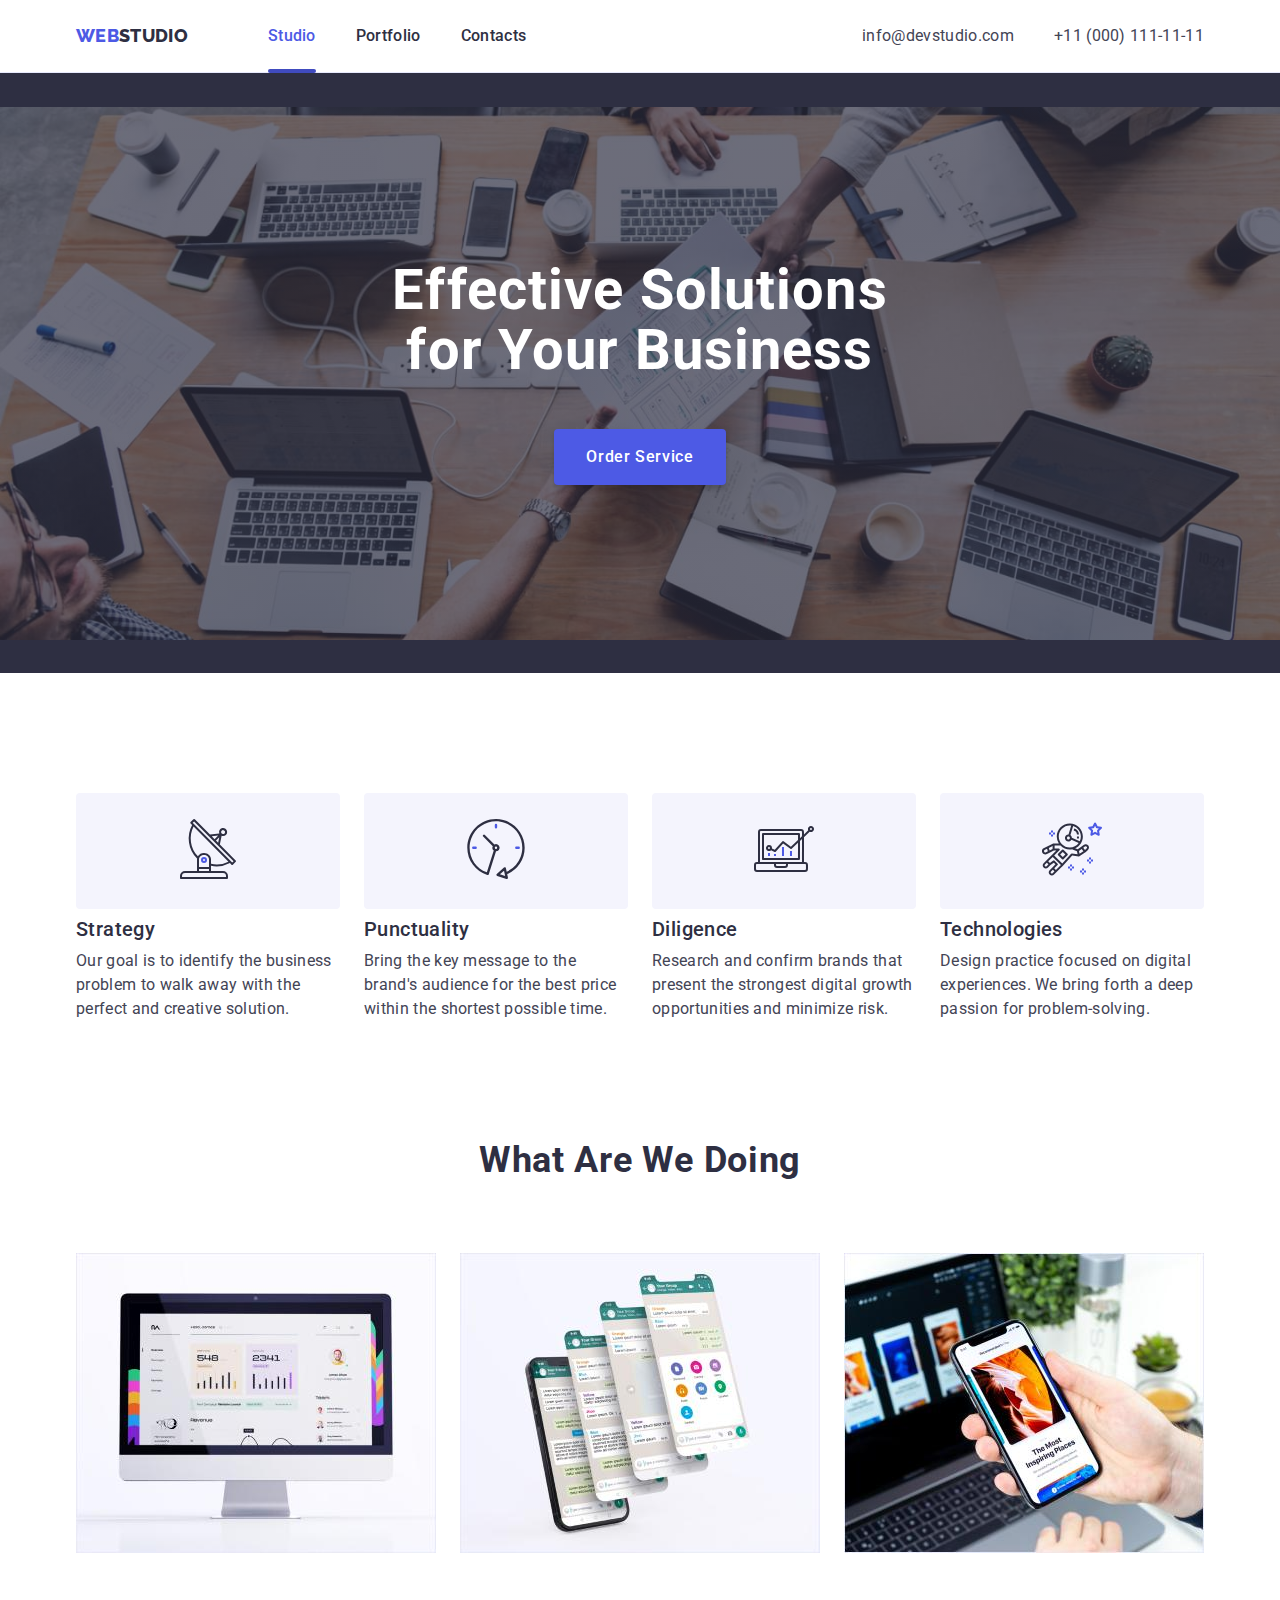
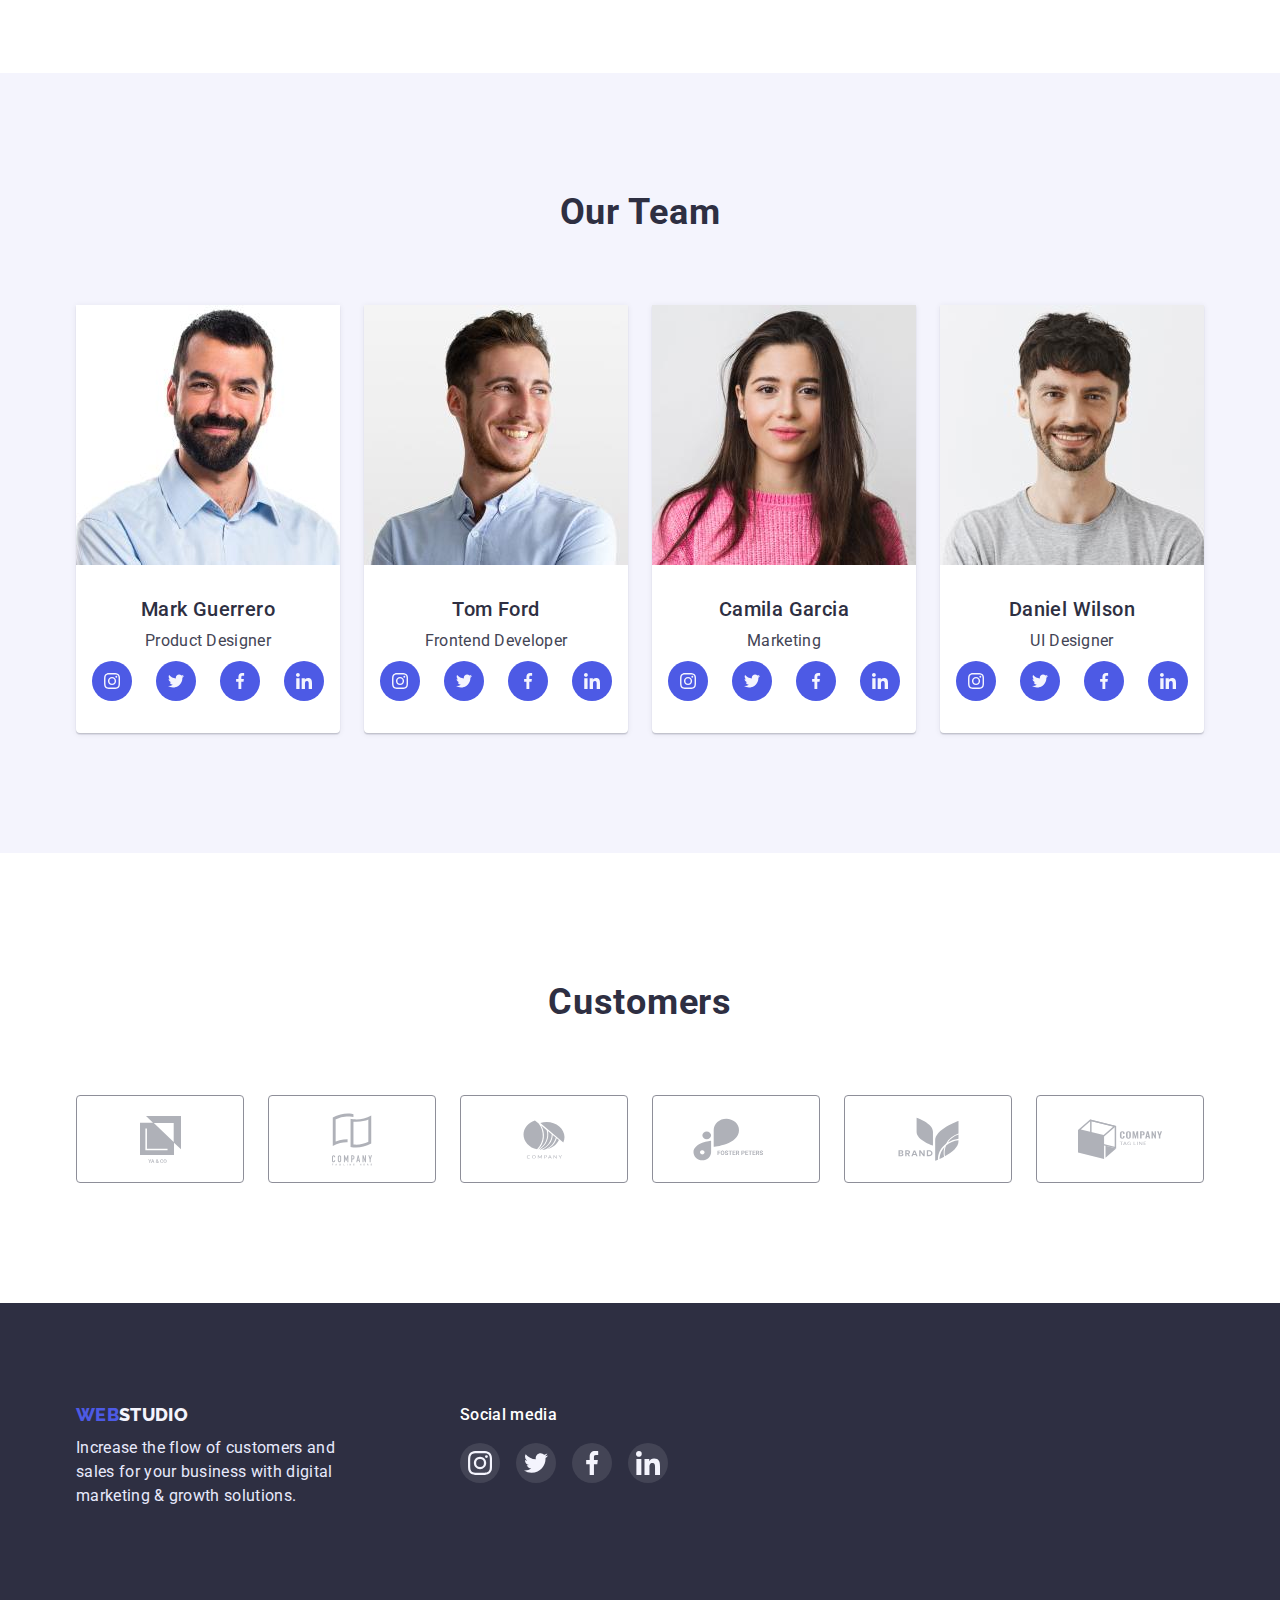
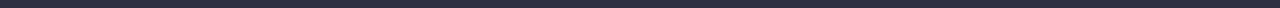
<file: index.html>
<!DOCTYPE html>
<html lang="en">
  <head>
    <meta charset="UTF-8" />
    <meta http-equiv="X-UA-Compatible" content="IE=edge" />
    <meta name="viewport" content="width=device-width, initial-scale=1.0" />
    <title>WebStudio</title>
    <link rel="preconnect" href="https://fonts.googleapis.com" />
    <link rel="preconnect" href="https://fonts.gstatic.com" crossorigin />
    <link
      href="https://fonts.googleapis.com/css2?family=Raleway:wght@800&family=Roboto:wght@400;500;700;900&display=swap"
      rel="stylesheet"
    />
    <link
      rel="stylesheet"
      href="https://cdnjs.cloudflare.com/ajax/libs/modern-normalize/1.1.0/modern-normalize.min.css"
    />
    <link rel="stylesheet" href="./css/styles.css" />
  </head>

  <body>
    <header class="header">
      <div class="container flex-container">
        <nav class="nav-bar">
          <a class="link" href="./index.html">
            <span class="logo logo-accent">Web</span
            ><span class="logo">Studio</span>
          </a>
          <ul class="nav-list list">
            <li class="item">
              <a class="link current" href="./index.html">Studio</a>
            </li>
            <li class="item">
              <a class="link" href="./portfolio.html">Portfolio</a>
            </li>
            <li class="item"><a class="link" href="">Contacts</a></li>
          </ul>
        </nav>
        <address class="contacts">
          <ul class="contact-list list">
            <li class="item">
              <a class="link" href="mailto:info@devstudio.com"
                >info@devstudio.com</a
              >
            </li>
            <li class="item">
              <a class="link" href="tel:+110001111111">+11 (000) 111-11-11</a>
            </li>
          </ul>
        </address>
      </div>
    </header>
    <main>
      <section class="hero">
        <div class="overlay">
          <h1 class="title">Effective Solutions<br />for Your Business</h1>
          <button data-modal-open class="button" type="button">
            Order Service
          </button>
        </div>
      </section>

      <section class="section">
        <div class="container">
          <h2 class="hidden">features</h2>
          <ul class="features-list list">
            <li class="item">
              <div class="content">
                <div class="thumb">
                  <svg width="60px" height="64px">
                    <use href="./images/sprite.svg#icon-antenna"></use>
                  </svg>
                </div>
                <h3 class="title">Strategy</h3>
                <p class="text">
                  Our goal is to identify the business problem to walk away with
                  the perfect and creative solution.
                </p>
              </div>
            </li>
            <li class="item">
              <div class="content">
                <div class="thumb">
                  <svg width="60px" height="64px">
                    <use href="./images/sprite.svg#icon-clock"></use>
                  </svg>
                </div>
                <h3 class="title">Punctuality</h3>
                <p class="text">
                  Bring the key message to the brand's audience for the best
                  price within the shortest possible time.
                </p>
              </div>
            </li>
            <li class="item">
              <div class="content">
                <div class="thumb">
                  <svg width="60px" height="64px">
                    <use href="./images/sprite.svg#icon-diagram"></use>
                  </svg>
                </div>
                <h3 class="title">Diligence</h3>
                <p class="text">
                  Research and confirm brands that present the strongest digital
                  growth opportunities and minimize risk.
                </p>
              </div>
            </li>
            <li class="item">
              <div class="content">
                <div class="thumb">
                  <svg width="60px" height="64px">
                    <use href="./images/sprite.svg#icon-astronaut"></use>
                  </svg>
                </div>
                <h3 class="title">Technologies</h3>
                <p class="text">
                  Design practice focused on digital experiences. We bring forth
                  a deep passion for problem-solving.
                </p>
              </div>
            </li>
          </ul>
        </div>
      </section>

      <section class="examples-section">
        <div class="container">
          <h2 class="section-title">What are we doing</h2>
          <ul class="examples-list list">
            <li class="item">
              <img
                class="image"
                src="./images/project1.jpg"
                alt="desktop apps"
                width="360"
              />
            </li>
            <li class="item">
              <img
                class="image"
                src="./images/project2.jpg"
                alt="apps for smartphones"
                width="360"
              />
            </li>
            <li class="item">
              <img
                class="image"
                src="./images/project3.jpg"
                alt="design development"
                width="360"
              />
            </li>
          </ul>
        </div>
      </section>

      <section class="section employees-section">
        <div class="container">
          <h2 class="section-title">Our Team</h2>
          <ul class="employee-list list">
            <li class="item">
              <img
                class="image"
                src="./images/employee1.jpg"
                alt="employee Mark Guerrero"
                width="264"
              />
              <div class="wrapper">
                <h3 class="title">Mark Guerrero</h3>
                <p class="description">Product Designer</p>
                <ul class="list icon-list">
                  <li class="item">
                    <a class="icon-link link" href="#">
                      <svg class="icon" width="16px" height="16px">
                        <use href="./images/sprite.svg#icon-instagram"></use>
                      </svg>
                    </a>
                  </li>
                  <li class="item">
                    <a class="icon-link link" href="#">
                      <svg class="icon" width="16px" height="16px">
                        <use href="./images/sprite.svg#icon-twitter"></use>
                      </svg>
                    </a>
                  </li>
                  <li class="item">
                    <a class="icon-link link" href="#">
                      <svg class="icon" width="16px" height="16px">
                        <use href="./images/sprite.svg#icon-facebook"></use>
                      </svg>
                    </a>
                  </li>
                  <li class="item">
                    <a class="icon-link link" href="#">
                      <svg class="icon" width="16px" height="16px">
                        <use href="./images/sprite.svg#icon-linkedin"></use>
                      </svg>
                    </a>
                  </li>
                </ul>
              </div>
            </li>
            <li class="item">
              <img
                class="image"
                src="./images/employee2.jpg"
                alt="employee Tom Ford"
                width="264"
              />
              <div class="wrapper">
                <h3 class="title">Tom Ford</h3>
                <p class="description">Frontend Developer</p>
                <ul class="list icon-list">
                  <li class="item">
                    <a class="icon-link link" href="#">
                      <svg class="icon" width="16px" height="16px">
                        <use href="./images/sprite.svg#icon-instagram"></use>
                      </svg>
                    </a>
                  </li>
                  <li class="item">
                    <a class="icon-link link" href="#">
                      <svg class="icon" width="16px" height="16px">
                        <use href="./images/sprite.svg#icon-twitter"></use>
                      </svg>
                    </a>
                  </li>
                  <li class="item">
                    <a class="icon-link link" href="#">
                      <svg class="icon" width="16px" height="16px">
                        <use href="./images/sprite.svg#icon-facebook"></use>
                      </svg>
                    </a>
                  </li>
                  <li class="item">
                    <a class="icon-link link" href="#">
                      <svg class="icon" width="16px" height="16px">
                        <use href="./images/sprite.svg#icon-linkedin"></use>
                      </svg>
                    </a>
                  </li>
                </ul>
              </div>
            </li>
            <li class="item">
              <img
                class="image"
                src="./images/employee3.jpg"
                alt="employee Camila Garcia"
                width="264"
              />
              <div class="wrapper">
                <h3 class="title">Camila Garcia</h3>
                <p class="description">Marketing</p>
                <ul class="list icon-list">
                  <li class="item">
                    <a class="icon-link link" href="#">
                      <svg class="icon" width="16px" height="16px">
                        <use href="./images/sprite.svg#icon-instagram"></use>
                      </svg>
                    </a>
                  </li>
                  <li class="item">
                    <a class="icon-link link" href="#">
                      <svg class="icon" width="16px" height="16px">
                        <use href="./images/sprite.svg#icon-twitter"></use>
                      </svg>
                    </a>
                  </li>
                  <li class="item">
                    <a class="icon-link link" href="#">
                      <svg class="icon" width="16px" height="16px">
                        <use href="./images/sprite.svg#icon-facebook"></use>
                      </svg>
                    </a>
                  </li>
                  <li class="item">
                    <a class="icon-link link" href="#">
                      <svg class="icon" width="16px" height="16px">
                        <use href="./images/sprite.svg#icon-linkedin"></use>
                      </svg>
                    </a>
                  </li>
                </ul>
              </div>
            </li>
            <li class="item">
              <img
                class="image"
                src="./images/employee4.jpg"
                alt="employee Daniel Wilson"
                width="264"
              />
              <div class="wrapper">
                <h3 class="title">Daniel Wilson</h3>
                <p class="description">UI Designer</p>
                <ul class="list icon-list">
                  <li class="item">
                    <a class="icon-link link" href="#">
                      <svg class="icon" width="16px" height="16px">
                        <use href="./images/sprite.svg#icon-instagram"></use>
                      </svg>
                    </a>
                  </li>
                  <li class="item">
                    <a class="icon-link link" href="#">
                      <svg class="icon" width="16px" height="16px">
                        <use href="./images/sprite.svg#icon-twitter"></use>
                      </svg>
                    </a>
                  </li>
                  <li class="item">
                    <a class="icon-link link" href="#">
                      <svg class="icon" width="16px" height="16px">
                        <use href="./images/sprite.svg#icon-facebook"></use>
                      </svg>
                    </a>
                  </li>
                  <li class="item">
                    <a class="icon-link link" href="#">
                      <svg class="icon" width="16px" height="16px">
                        <use href="./images/sprite.svg#icon-linkedin"></use>
                      </svg>
                    </a>
                  </li>
                </ul>
              </div>
            </li>
          </ul>
        </div>
      </section>
      <section class="section customers-section">
        <div class="container">
          <h2 class="section-title">Customers</h2>
          <ul class="list customers-list">
            <li class="item">
              <a href="#" class="link customer-link">
                <svg class="icon" width="51px" height="47px">
                  <use href="./images/sprite.svg#icon-customer1"></use>
                </svg>
              </a>
            </li>
            <li class="item">
              <a href="#" class="link customer-link">
                <svg class="icon" width="52px" height="55px">
                  <use href="./images/sprite.svg#icon-customer2"></use>
                </svg>
              </a>
            </li>
            <li class="item">
              <a href="#" class="link customer-link">
                <svg class="icon" width="44px" height="41px">
                  <use href="./images/sprite.svg#icon-customer3"></use>
                </svg>
              </a>
            </li>
            <li class="item">
              <a href="#" class="link customer-link">
                <svg class="icon" width="110px" height="85px">
                  <use href="./images/sprite.svg#icon-customer4"></use>
                </svg>
              </a>
            </li>
            <li class="item">
              <a href="#" class="link customer-link">
                <svg class="icon" width="63px" height="60px">
                  <use href="./images/sprite.svg#icon-customer5"></use>
                </svg>
              </a>
            </li>
            <li class="item">
              <a href="#" class="link customer-link">
                <svg class="icon" width="104px" height="84px">
                  <use href="./images/sprite.svg#icon-customer6"></use>
                </svg>
              </a>
            </li>
          </ul>
        </div>
      </section>
    </main>
    <footer class="footer">
      <div class="container flex-container">
        <div class="studio-info">
          <a class="link" href="./index.html">
            <span class="logo logo-accent">Web</span
            ><span class="logo logo-white">Studio</span>
          </a>
          <p class="text">
            Increase the flow of customers and sales for your business with
            digital marketing & growth solutions.
          </p>
        </div>
        <div class="social-links">
          <h2 class="title">Social media</h2>
          <ul class="list icon-list">
            <li class="item">
              <a class="icon-link link" href="#">
                <svg class="icon">
                  <use href="./images/sprite.svg#icon-instagram"></use>
                </svg>
              </a>
            </li>
            <li class="item">
              <a class="icon-link link" href="#">
                <svg class="icon">
                  <use href="./images/sprite.svg#icon-twitter"></use>
                </svg>
              </a>
            </li>
            <li class="item">
              <a class="icon-link link" href="#">
                <svg class="icon">
                  <use href="./images/sprite.svg#icon-facebook"></use>
                </svg>
              </a>
            </li>
            <li class="item">
              <a class="icon-link link" href="#">
                <svg class="icon">
                  <use href="./images/sprite.svg#icon-linkedin"></use>
                </svg>
              </a>
            </li>
          </ul>
        </div>
      </div>
    </footer>
    <div data-modal class="backdrop is-hidden">
      <div class="modal">
        <button data-modal-close class="btn-modal-close">
          <svg class="icon" width="8px" height="8px">
            <use href="./images/sprite.svg#icon-btn-close"></use>
          </svg>
        </button>
      </div>
    </div>
    <script src="./js/modal.js"></script>
  </body>
</html>
</file>
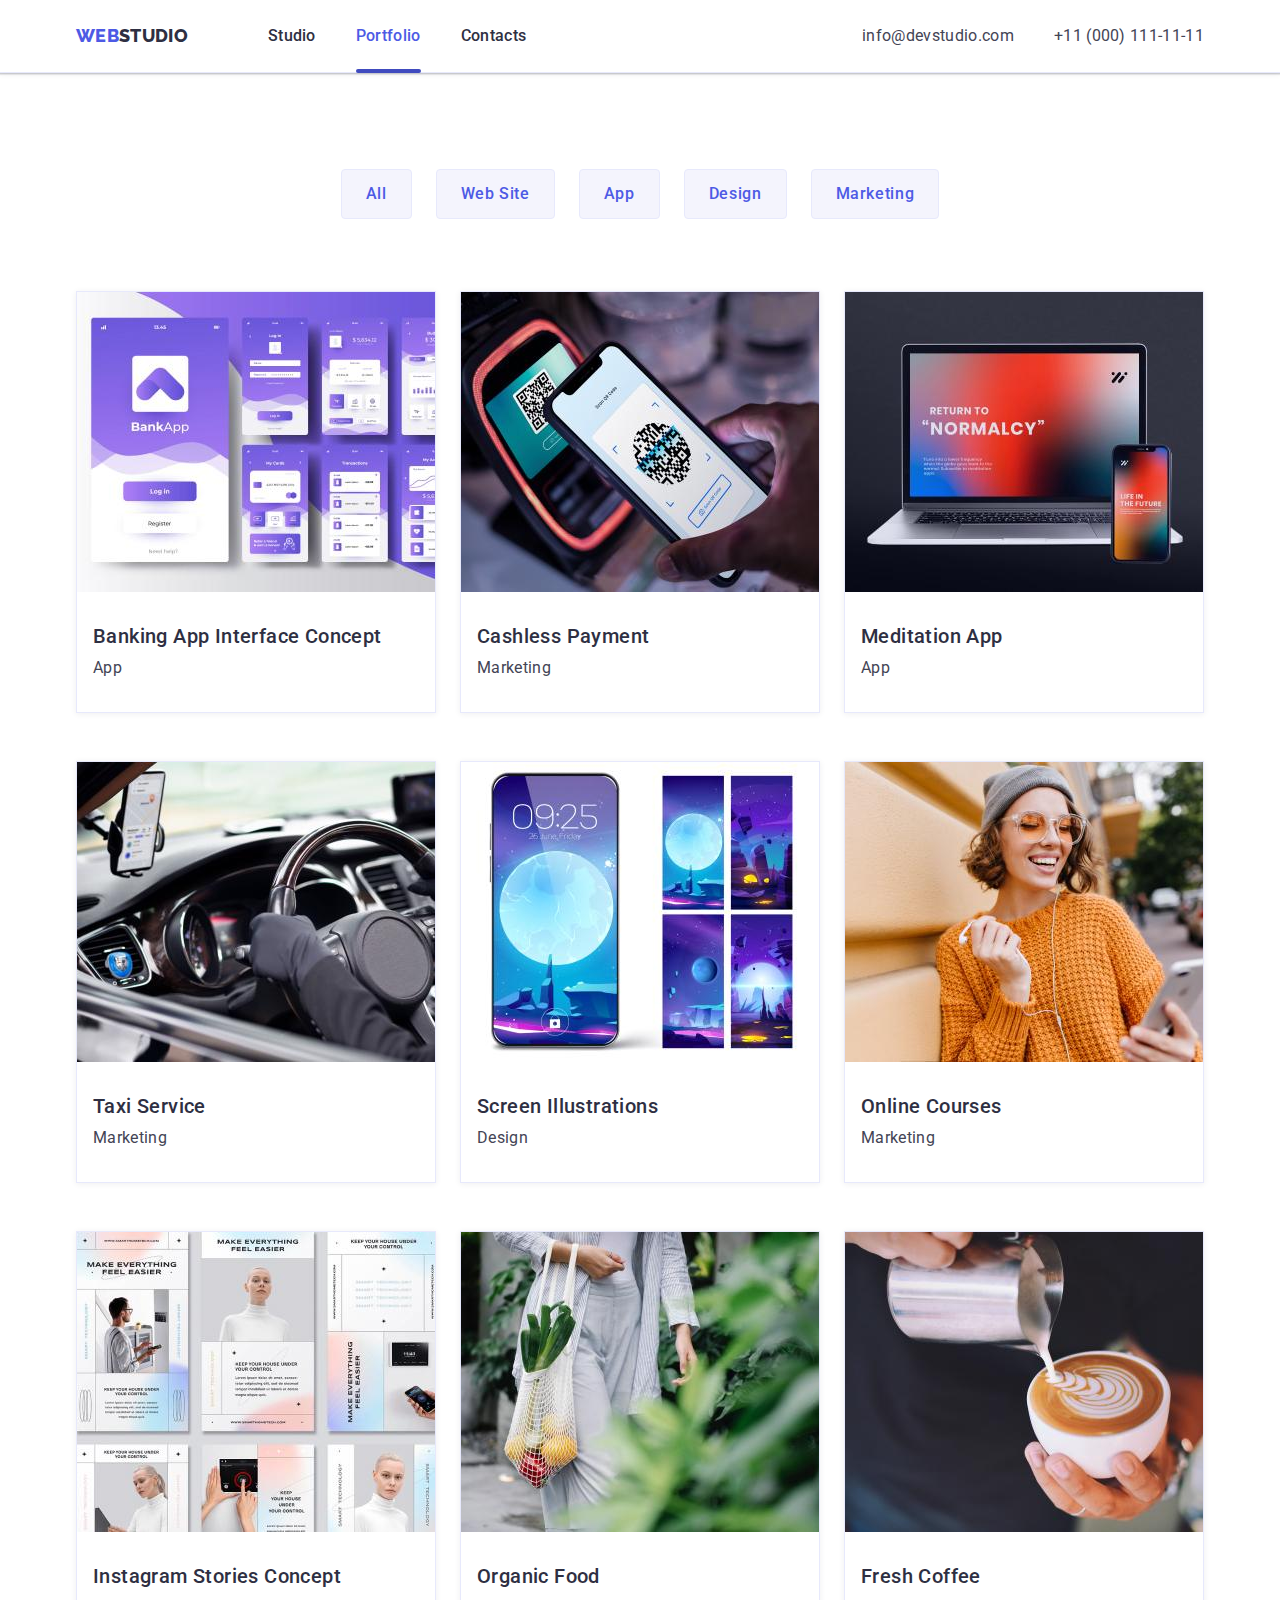
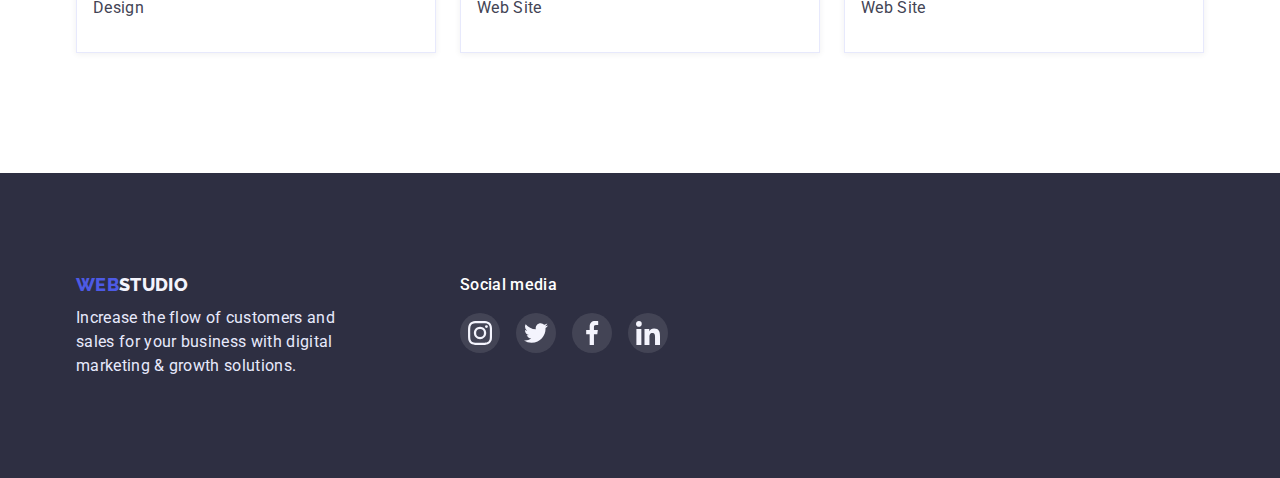
<file: portfolio.html>
<!DOCTYPE html>
<html lang="en">
  <head>
    <meta charset="UTF-8" />
    <meta http-equiv="X-UA-Compatible" content="IE=edge" />
    <meta name="viewport" content="width=device-width, initial-scale=1.0" />
    <title>Portfolio</title>
    <link rel="preconnect" href="https://fonts.googleapis.com" />
    <link rel="preconnect" href="https://fonts.gstatic.com" crossorigin />
    <link
      href="https://fonts.googleapis.com/css2?family=Raleway:wght@800&family=Roboto:wght@400;500;700;900&display=swap"
      rel="stylesheet"
    />
    <link
      rel="stylesheet"
      href="https://cdnjs.cloudflare.com/ajax/libs/modern-normalize/1.1.0/modern-normalize.min.css"
    />
    <link rel="stylesheet" href="./css/styles.css" />
  </head>

  <body>
    <header class="header">
      <div class="container flex-container">
        <nav class="nav-bar">
          <a class="link" href="./index.html">
            <span class="logo logo-accent">Web</span
            ><span class="logo">Studio</span>
          </a>
          <ul class="nav-list list">
            <li class="item"><a class="link" href="./index.html">Studio</a></li>
            <li class="item">
              <a class="link current" href="./portfolio.html">Portfolio</a>
            </li>
            <li class="item"><a class="link" href="">Contacts</a></li>
          </ul>
        </nav>
        <address class="contacts">
          <ul class="contact-list list">
            <li class="item">
              <a class="link" href="mailto:info@devstudio.com"
                >info@devstudio.com</a
              >
            </li>
            <li class="item">
              <a class="link" href="tel:+110001111111">+11 (000) 111-11-11</a>
            </li>
          </ul>
        </address>
      </div>
    </header>
    <main>
      <section class="portfolio-section">
        <div class="container">
          <h1 class="hidden">portfolio</h1>
          <ul class="filter-list list">
            <li class="item">
              <button class="button" type="button">All</button>
            </li>
            <li class="item">
              <button class="button" type="button">Web Site</button>
            </li>
            <li class="item">
              <button class="button" type="button">App</button>
            </li>
            <li class="item">
              <button class="button" type="button">Design</button>
            </li>
            <li class="item">
              <button class="button" type="button">Marketing</button>
            </li>
          </ul>
          <ul class="project-list list">
            <li class="item">
              <div class="project-container">
                <img
                  class="image"
                  src="./images/portfolio-project1.jpg"
                  alt="project Banking App"
                  width="360"
                />
                <div class="project-description-overlay">
                  <p class="project-description text">
                    14 Stylish and User-Friendly App Design Concepts · Task
                    Manager App · Calorie Tracker App · Exotic Fruit Ecommerce
                    App · Cloud Storage App
                  </p>
                </div>
              </div>
              <div class="wrapper">
                <h2 class="title">Banking App Interface Concept</h2>
                <p class="text">App</p>
              </div>
            </li>
            <li class="item">
              <div class="project-container">
                <img
                  class="image"
                  src="./images/portfolio-project2.jpg"
                  alt="project Cashless Payment"
                  width="360"
                />
                <div class="project-description-overlay">
                  <p class="project-description text">
                    14 Stylish and User-Friendly App Design Concepts · Task
                    Manager App · Calorie Tracker App · Exotic Fruit Ecommerce
                    App · Cloud Storage App
                  </p>
                </div>
              </div>
              <div class="wrapper">
                <h2 class="title">Cashless Payment</h2>
                <p class="text">Marketing</p>
              </div>
            </li>
            <li class="item">
              <div class="project-container">
                <img
                  class="image"
                  src="./images/portfolio-project3.jpg"
                  alt="project Meditation App"
                  width="360"
                />
                <div class="project-description-overlay">
                  <p class="project-description text">
                    14 Stylish and User-Friendly App Design Concepts · Task
                    Manager App · Calorie Tracker App · Exotic Fruit Ecommerce
                    App · Cloud Storage App
                  </p>
                </div>
              </div>
              <div class="wrapper">
                <h2 class="title">Meditation App</h2>
                <p class="text">App</p>
              </div>
            </li>
            <li class="item">
              <div class="project-container">
                <img
                  class="image"
                  src="./images/portfolio-project4.jpg"
                  alt="project Taxi Service"
                  width="360"
                />
                <div class="project-description-overlay">
                  <p class="project-description text">
                    14 Stylish and User-Friendly App Design Concepts · Task
                    Manager App · Calorie Tracker App · Exotic Fruit Ecommerce
                    App · Cloud Storage App
                  </p>
                </div>
              </div>
              <div class="wrapper">
                <h2 class="title">Taxi Service</h2>
                <p class="text">Marketing</p>
              </div>
            </li>
            <li class="item">
              <div class="project-container">
                <img
                  class="image"
                  src="./images/portfolio-project5.jpg"
                  alt="project Screen Illustrations"
                  width="360"
                />
                <div class="project-description-overlay">
                  <p class="project-description text">
                    14 Stylish and User-Friendly App Design Concepts · Task
                    Manager App · Calorie Tracker App · Exotic Fruit Ecommerce
                    App · Cloud Storage App
                  </p>
                </div>
              </div>
              <div class="wrapper">
                <h2 class="title">Screen Illustrations</h2>
                <p class="text">Design</p>
              </div>
            </li>
            <li class="item">
              <div class="project-container">
                <img
                  class="image"
                  src="./images/portfolio-project6.jpg"
                  alt="project Online Courses"
                  width="360"
                />
                <div class="project-description-overlay">
                  <p class="project-description text">
                    14 Stylish and User-Friendly App Design Concepts · Task
                    Manager App · Calorie Tracker App · Exotic Fruit Ecommerce
                    App · Cloud Storage App
                  </p>
                </div>
              </div>
              <div class="wrapper">
                <h2 class="title">Online Courses</h2>
                <p class="text">Marketing</p>
              </div>
            </li>
            <li class="item">
              <div class="project-container">
                <img
                  class="image"
                  src="./images/portfolio-project7.jpg"
                  alt="project Instagram Stories Concept"
                  width="360"
                />
                <div class="project-description-overlay">
                  <p class="project-description text">
                    14 Stylish and User-Friendly App Design Concepts · Task
                    Manager App · Calorie Tracker App · Exotic Fruit Ecommerce
                    App · Cloud Storage App
                  </p>
                </div>
              </div>
              <div class="wrapper">
                <h2 class="title">Instagram Stories Concept</h2>
                <p class="text">Design</p>
              </div>
            </li>
            <li class="item">
              <div class="project-container">
                <img
                  class="image"
                  src="./images/portfolio-project8.jpg"
                  alt="project Organic Food app"
                  width="360"
                />
                <div class="project-description-overlay">
                  <p class="project-description text">
                    14 Stylish and User-Friendly App Design Concepts · Task
                    Manager App · Calorie Tracker App · Exotic Fruit Ecommerce
                    App · Cloud Storage App
                  </p>
                </div>
              </div>
              <div class="wrapper">
                <h2 class="title">Organic Food</h2>
                <p class="text">Web Site</p>
              </div>
            </li>
            <li class="item">
              <div class="project-container">
                <img
                  class="image"
                  src="./images/portfolio-project9.jpg"
                  alt="project Fresh Coffee app"
                  width="360"
                />
                <div class="project-description-overlay">
                  <p class="project-description text">
                    14 Stylish and User-Friendly App Design Concepts · Task
                    Manager App · Calorie Tracker App · Exotic Fruit Ecommerce
                    App · Cloud Storage App
                  </p>
                </div>
              </div>
              <div class="wrapper">
                <h2 class="title">Fresh Coffee</h2>
                <p class="text">Web Site</p>
              </div>
            </li>
          </ul>
        </div>
      </section>
    </main>
    <footer class="footer">
      <div class="container flex-container">
        <div class="studio-info">
          <a class="link" href="./index.html">
            <span class="logo logo-accent">Web</span
            ><span class="logo logo-white">Studio</span>
          </a>
          <p class="text">
            Increase the flow of customers and sales for your business with
            digital marketing & growth solutions.
          </p>
        </div>
        <div class="social-links">
          <h2 class="title">Social media</h2>
          <ul class="list icon-list">
            <li class="item">
              <a class="icon-link link" href="#">
                <svg class="icon">
                  <use href="./images/sprite.svg#icon-instagram"></use>
                </svg>
              </a>
            </li>
            <li class="item">
              <a class="icon-link link" href="#">
                <svg class="icon">
                  <use href="./images/sprite.svg#icon-twitter"></use>
                </svg>
              </a>
            </li>
            <li class="item">
              <a class="icon-link link" href="#">
                <svg class="icon">
                  <use href="./images/sprite.svg#icon-facebook"></use>
                </svg>
              </a>
            </li>
            <li class="item">
              <a class="icon-link link" href="#">
                <svg class="icon">
                  <use href="./images/sprite.svg#icon-linkedin"></use>
                </svg>
              </a>
            </li>
          </ul>
        </div>
      </div>
    </footer>
  </body>
</html>
</file>
<file: css/styles.css>
:root {
  --text-color: #434455;
  --dark-text-color: #2e2f42;
  --primary-color: #4d5ae5;
  --white-color: #fff;
  --light-color: #f4f4fd;
  --accent-color: #e7e9fc;
  --pressed-color: #404bbf;
  --subtle-color: #8e8f99;
  --customer-color: #afb1b8;
  --success-color: #31d0aa;
  --modal-bg-color: #fcfcfc;
  --anim-timing: cubic-bezier(0.4, 0, 0.2, 1);
}

p,
ul,
ol,
h1,
h2,
h3 {
  padding: 0;
  margin: 0;
}

body {
  font-family: Roboto;
  color: var(--text-color);
  font-size: 16px;
}

.hidden {
  position: absolute;
  width: 1px;
  height: 1px;
  margin: -1px;
  border: 0;
  padding: 0;
  white-space: nowrap;
  clip-path: inset(100%);
  clip: rect(0 0 0 0);
  overflow: hidden;
}

.header {
  border-bottom: 1px solid #e7e9fc;
  box-shadow: 0px 2px 1px rgba(46, 47, 66, 0.08),
    0px 1px 1px rgba(46, 47, 66, 0.16), 0px 1px 6px rgba(46, 47, 66, 0.08);
}

.logo {
  color: var(--dark-text-color);
  font-family: Raleway;
  text-transform: uppercase;
  font-weight: 800;
  font-size: 18px;
  line-height: 133%;
}

.logo-accent {
  color: var(--primary-color);
}

.link {
  text-decoration: none;
  color: var(--dark-text-color);
  line-height: 150%;
  letter-spacing: 0.02em;

  transition: background-color 250ms var(--anim-timing),
    color 250ms var(--anim-timing);
}

.list {
  list-style-type: none;
}

.nav-list {
  display: flex;
  margin-left: 80px;
  color: var(--dark-text-color);
  font-weight: 500;
}

.nav-list .link {
  display: block;
  padding-top: 24px;
  padding-bottom: 24px;
}

.nav-list .link:hover,
.nav-list .link:focus,
.nav-list .link.current {
  color: var(--primary-color);
}
.link.current {
  position: relative;
}

.link.current::after {
  position: absolute;
  left: 0;
  bottom: -1px;
  content: "";
  display: block;
  width: 100%;
  height: 4px;

  background-color: var(--pressed-color);
  border-radius: 2px;
}
.nav-list .item:not(:last-child) {
  margin-right: 40px;
}

.nav-bar {
  display: flex;
  align-items: center;
}

.contact-list {
  display: flex;
}

.contacts {
  margin-left: auto;
}

.contact-list .link {
  font-style: normal;
  color: var(--text-color);
}

.contact-list .item:not(:last-child) {
  margin-right: 40px;
}

.contact-list .link:hover,
.contact-list .link:focus {
  color: var(--primary-color);
}

.hero {
  text-align: center;
}

.hero .title {
  margin-bottom: 48px;
  color: var(--white-color);
  font-weight: 700;
  font-size: 56px;
  line-height: 107%;
}

.hero .overlay {
  max-width: 1440px;
  height: 600px;
  padding-top: 188px;
  padding-bottom: 188px;
  margin-left: auto;
  margin-right: auto;
  background-image: linear-gradient(
      to right,
      rgba(46, 47, 66, 0.7),
      rgba(46, 47, 66, 0.7)
    ),
    url(../images/hero.jpg);
  background-color: var(--dark-text-color);
  background-position: center;
  background-size: contain;
  background-repeat: no-repeat;
}
.button {
  padding: 16px 32px;
  font-family: inherit;
  color: inherit;
  font-weight: 500;
  cursor: pointer;
  border: none;
  font-size: 16px;
  line-height: 150%;
  letter-spacing: 0.04em;

  transition: background-color 250ms var(--anim-timing),
    color 250ms var(--anim-timing), border 250ms var(--anim-timing),
    box-shadow 250ms var(--anim-timing);
}

.hero .button {
  min-width: 170px;
  display: inline-block;
  background-color: var(--primary-color);
  color: var(--white-color);
  box-shadow: 0px 4px 4px rgba(0, 0, 0, 0.15);
  border-radius: 4px;
  border-width: 0;
}

.hero .button:hover,
.hero .button:focus {
  background-color: var(--pressed-color);
}

.title {
  letter-spacing: 0.02em;
  font-weight: 500;
  font-size: 20px;
  color: var(--dark-text-color);
  line-height: 120%;
}

.text {
  margin-top: 8px;
  letter-spacing: 0.02em;
  line-height: 150%;
}

.section-title {
  margin-bottom: 72px;
  text-align: center;
  font-weight: 700;
  font-size: 36px;
  line-height: 111%;
  color: var(--dark-text-color);
  letter-spacing: 0.02em;
  text-transform: capitalize;
}

.features-list {
  display: flex;
}

.features-list .thumb {
  text-align: center;
  padding-top: 24px;
  padding-bottom: 24px;
  margin-bottom: 8px;
  background-color: var(--light-color);
  border-radius: 4px;
}
.examples-section {
  padding-bottom: 120px;
}

.features-list .item + .item,
.examples-list .item + .item {
  margin-left: 24px;
}

.features-list .item {
  width: 264px;
}

.examples-list {
  display: flex;
}

.image {
  display: block;
}

.section {
  padding-top: 120px;
  padding-bottom: 120px;
}

.employees-section {
  background-color: var(--light-color);
}

.employee-list {
  display: flex;
}

.employee-list > .item {
  width: 264px;
  background-color: var(--white-color);
  box-shadow: 0px 1px 6px rgba(46, 47, 66, 0.08),
    0px 1px 1px rgba(46, 47, 66, 0.16), 0px 2px 1px rgba(46, 47, 66, 0.08);
  border-radius: 0px 0px 4px 4px;
}

.employee-list .item + .item,
.icon-list .item + .item,
.customers-list .item + .item {
  margin-left: 24px;
}

.icon-list,
.customers-list {
  display: flex;
}
.icon-list .item {
  width: 40px;
  height: 40px;
  background-color: var(--primary-color);
  border-radius: 50%;

  transition: background-color 250ms var(--anim-timing),
    color 250ms var(--anim-timing);
}

.icon-list .link:hover,
.icon-list .link:focus {
  background-color: var(--pressed-color);
}

.icon-link {
  display: flex;
  width: 100%;
  height: 100%;
  justify-content: center;
  align-items: center;
  border-radius: 50%;
  color: var(--light-color);
}

.icon {
  fill: currentColor;
}
.customers-section {
  padding-top: 130px;
}
.customers-list .customer-link {
  width: 168px;
  height: 88px;
  border: 1px solid var(--subtle-color);
  border-radius: 4px;
  color: var(--customer-color);

  transition: border 250ms var(--anim-timing),
    background-color 250ms var(--anim-timing), color 250ms var(--anim-timing);
}

.customer-link {
  display: flex;
  width: 100%;
  height: 100%;
  justify-content: center;
  align-items: center;
  color: inherit;
}

.customers-list .customer-link:hover,
.customers-list .customer-link:focus {
  border: 1px solid var(--pressed-color);
  color: var(--pressed-color);
}

.footer {
  padding-top: 100px;
  padding-bottom: 100px;
  color: var(--accent-color);
  background-color: var(--dark-text-color);
}

.footer .logo-white {
  color: var(--light-color);
}
.footer .flex-container {
  align-items: flex-start;
}
.footer .text {
  line-height: 150%;
  width: 264px;
}
.social-links {
  margin-left: 120px;
}
.social-links .title {
  margin-bottom: 16px;
  font-weight: 500;
  font-size: 16px;
  line-height: 24px;
  letter-spacing: 150%;

  color: var(--white-color);
}

.social-links .item {
  width: 40px;
  height: 40px;
  background-color: rgba(255, 255, 255, 0.1);
  border-radius: 50%;
}

.social-links .icon {
  width: 24px;
  height: 24px;
}

.social-links .item + .item {
  margin-left: 16px;
}

.social-links .link:hover,
.social-links .link:focus {
  background-color: var(--success-color);
}

.flex-container {
  display: flex;
  align-items: center;
}

.container {
  width: 1158px;
  margin-left: auto;
  margin-right: auto;
  padding-left: 15px;
  padding-right: 15px;
}

.portfolio-section {
  padding-top: 96px;
  padding-bottom: 120px;
}

.filter-list {
  display: flex;
  margin-bottom: 72px;
  justify-content: center;
}

.filter-list .button {
  padding: 12px 24px;

  color: var(--primary-color);
  border: 1px solid var(--accent-color);
  border-radius: 4px;
  background-color: var(--light-color);
}

.filter-list .item + .item {
  margin-left: 24px;
}

.filter-list .button:hover,
.filter-list .button:focus {
  background: var(--pressed-color);
  box-shadow: 0px 3px 1px rgba(0, 0, 0, 0.1), 0px 2px 1px rgba(0, 0, 0, 0.08),
    0px 2px 2px rgba(0, 0, 0, 0.12);
  border: 1px solid var(--pressed-color);
  color: var(--white-color);
}

.project-list {
  display: flex;
  flex-wrap: wrap;
  margin: -24px -12px;
}

.project-list .item {
  width: 360px;
  margin: 24px 12px;

  border: 1px solid var(--accent-color);
  box-shadow: 0px 1px 6px rgba(46, 47, 66, 0.08);

  transition: box-shadow 250ms var(--anim-timing),
    border 250ms var(--anim-timing);
  overflow: hidden;
}

.project-list .item:focus,
.project-list .item:hover {
  border: 1px solid var(--light-color);
  box-shadow: 0px 1px 6px rgba(46, 47, 66, 0.08),
    0px 1px 1px rgba(46, 47, 66, 0.16), 0px 2px 1px rgba(46, 47, 66, 0.08);
}

.project-list .item:focus .project-description-overlay,
.project-list .item:hover .project-description-overlay {
  transform: translateY(0);
}
.project-container {
  position: relative;
  overflow: hidden;
}
.project-description-overlay {
  position: absolute;
  top: 0;
  left: 0;
  padding: 40px 32px;
  width: 100%;
  height: 100%;

  background-color: var(--primary-color);

  transform: translateY(100%);
  transition: transform 250ms var(--anim-timing);
}

.project-description {
  margin-top: 0;
  color: var(--light-color);
}

.description {
  margin-bottom: 8px;
  margin-top: 8px;
  line-height: 150%;
  letter-spacing: 0.02em;
}

.wrapper {
  padding-top: 32px;
  padding-bottom: 32px;
  padding-left: 16px;
  padding-right: 16px;
}

.project-list .wrapper {
  padding-left: 16px;
  border-top: none;
}

.employee-list .wrapper {
  text-align: center;
}

.backdrop {
  position: fixed;
  top: 0;
  left: 0;

  width: 100%;
  height: 100%;
  background: rgba(46, 47, 66, 0.4);

  opacity: 1;
  transition: opacity 250ms var(--anim-timing);
}

.backdrop.is-hidden {
  opacity: 0;
  pointer-events: none;
}

.backdrop.is-hidden .modal {
  transform: translate(-50%, -50%) scale(1.1);
}
.backdrop .modal {
  position: absolute;
  top: 50%;
  left: 50%;

  width: 408px;
  height: 576px;
  padding: 24px;
  background-color: var(--modal-bg-color);
  box-shadow: 0px 1px 1px rgba(0, 0, 0, 0.14), 0px 1px 3px rgba(0, 0, 0, 0.12),
    0px 2px 1px rgba(0, 0, 0, 0.2);
  border-radius: 4px;

  transform: translate(-50%, -50%) scale(1);
  transition: transform 250ms var(--anim-timing);
}

.btn-modal-close {
  display: flex;
  justify-content: center;
  align-items: center;
  padding: 0;
  margin-left: auto;
  width: 24px;
  height: 24px;

  font-family: inherit;
  color: inherit;
  cursor: pointer;
  background-color: var(--accent-color);
  border: 1px solid rgba(0, 0, 0, 0.1);
  border-radius: 50%;
  color: black;

  transition: background-color 250ms var(--anim-timing),
    color 250ms var(--anim-timing);
}

.btn-modal-close:hover,
.btn-modal-close:focus {
  color: var(--white-color);
  background-color: var(--pressed-color);
}
</file>
